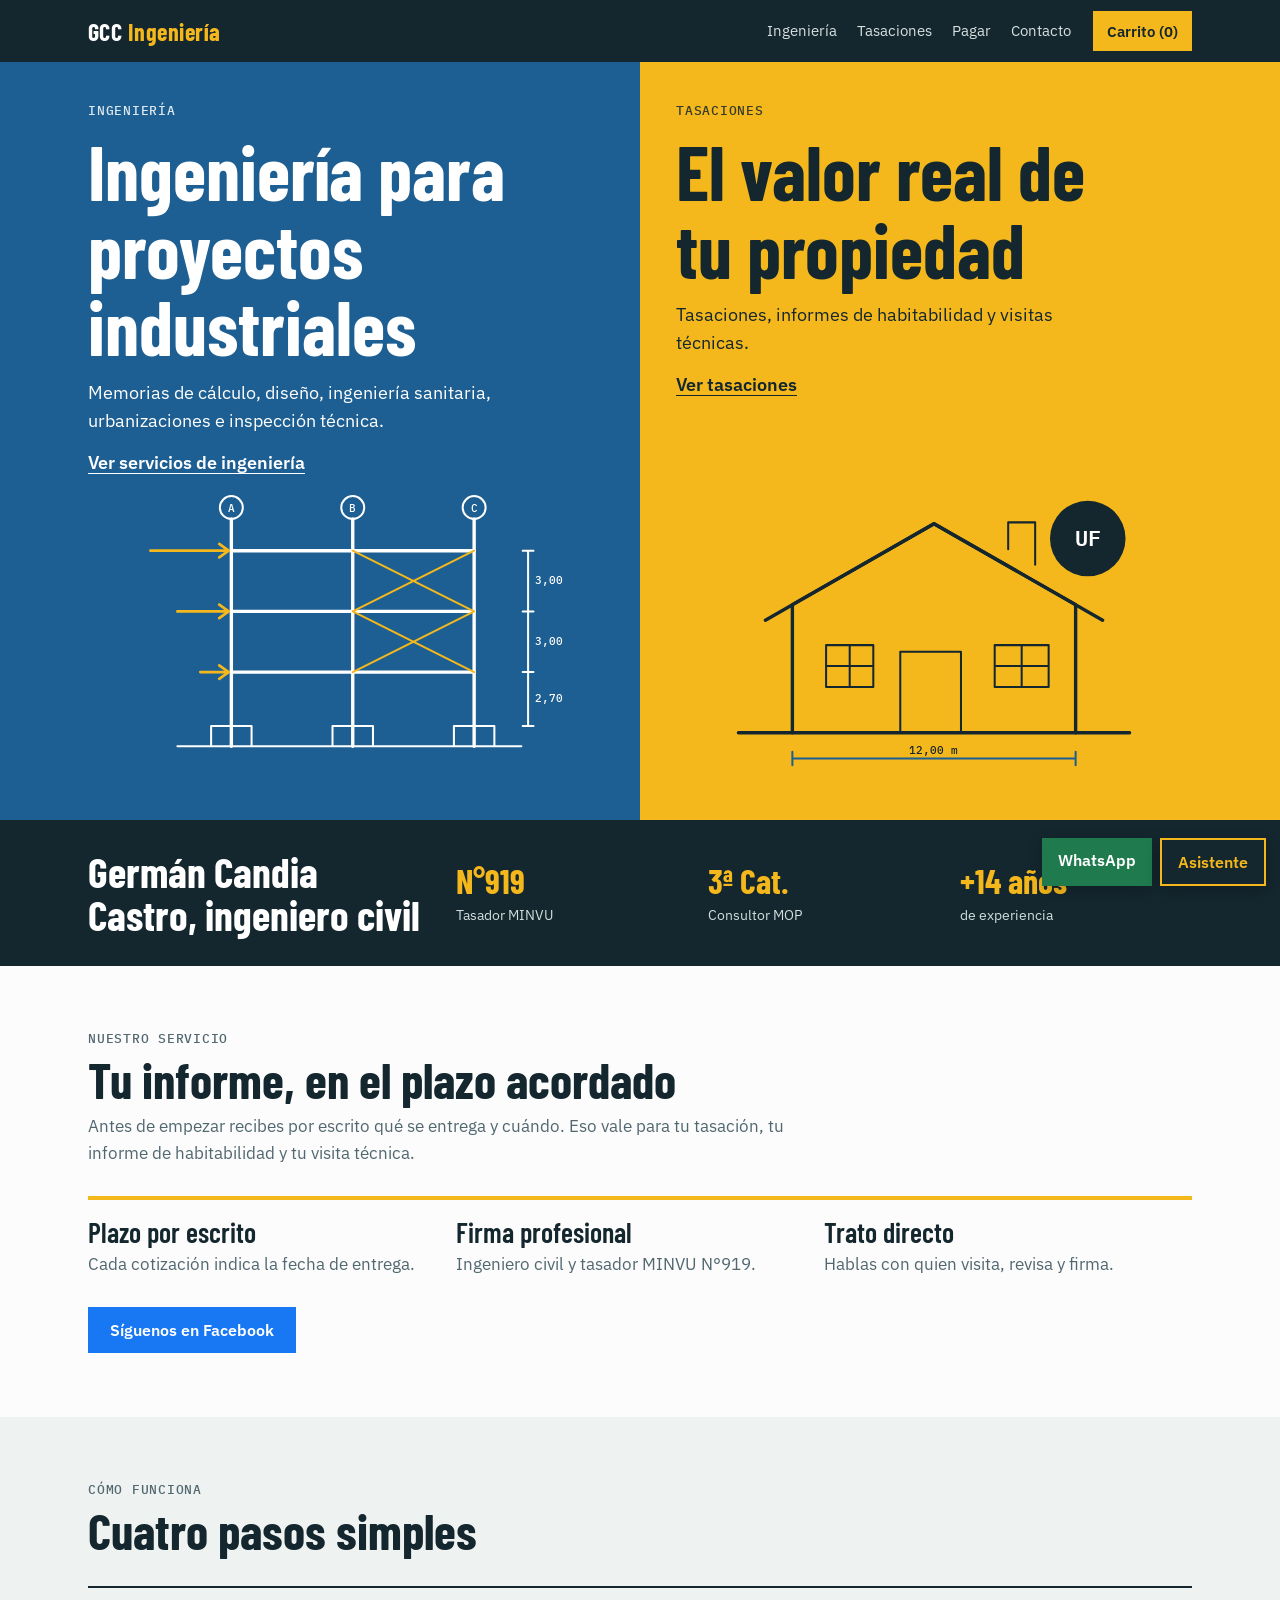
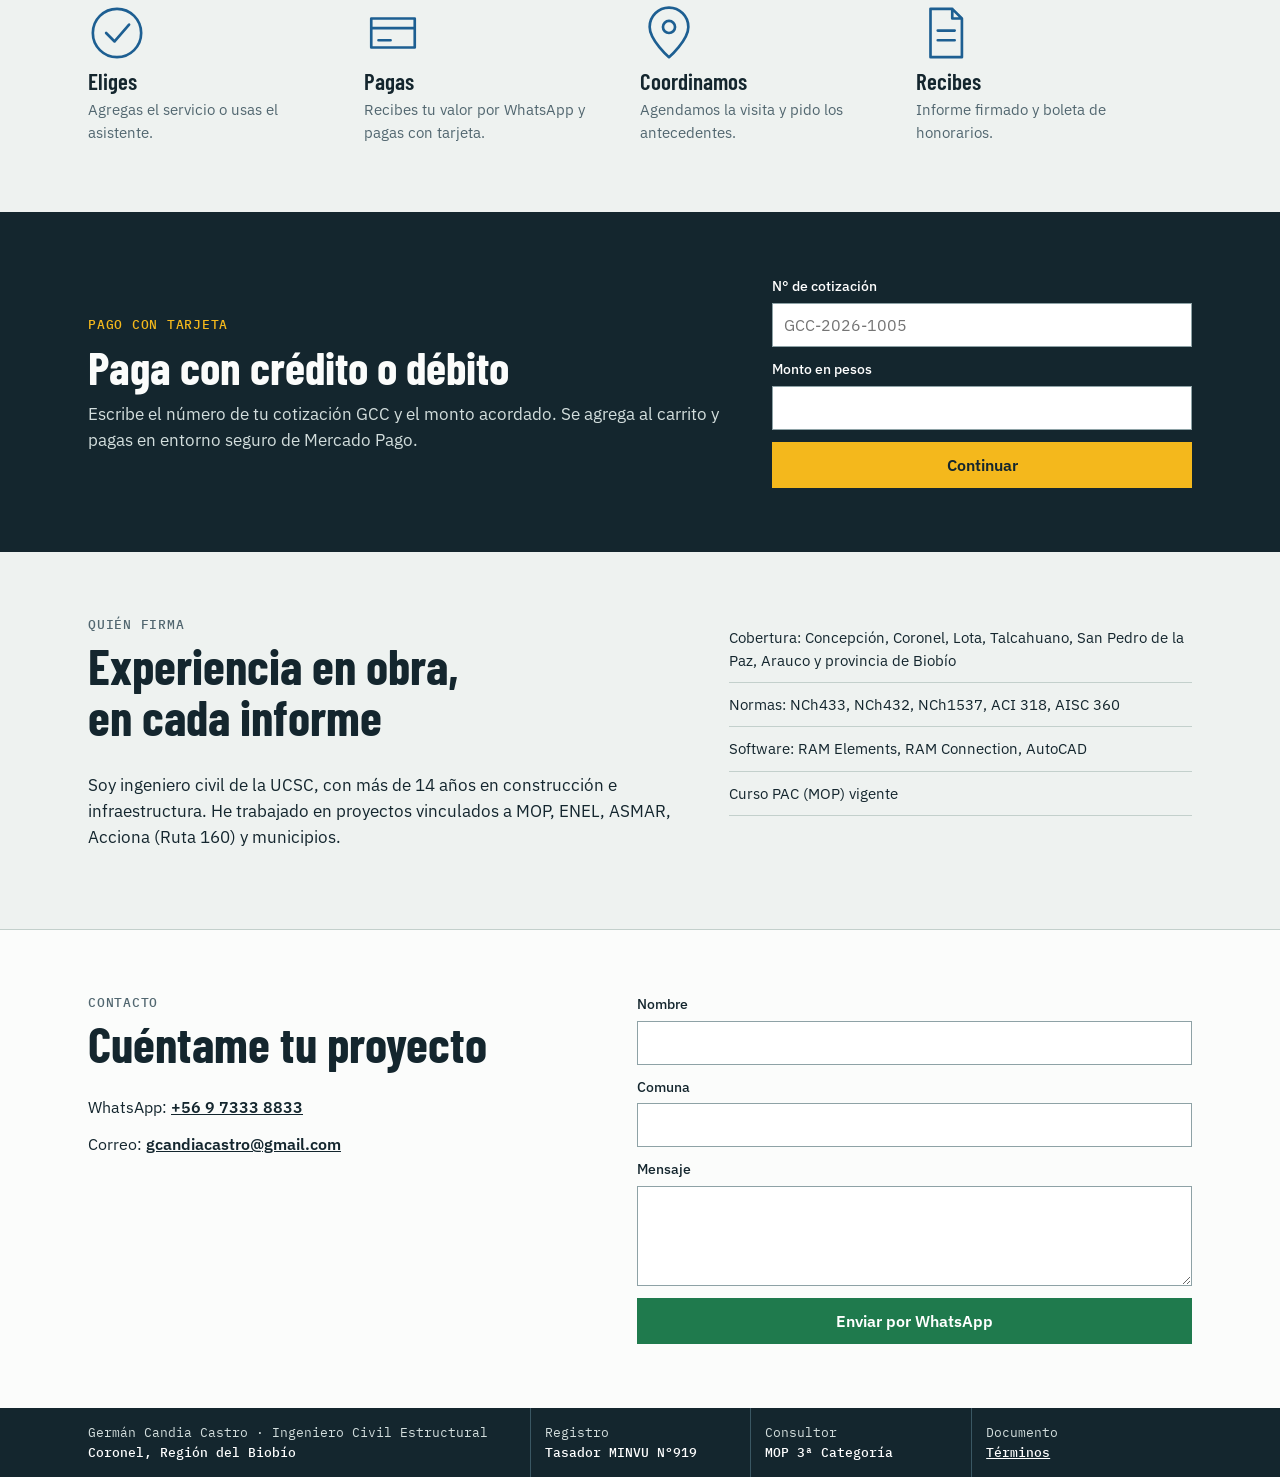
<file: index.html>
<!DOCTYPE html><html lang="es"><head><meta charset="UTF-8"><meta name="viewport" content="width=device-width,initial-scale=1,viewport-fit=cover"><link rel="icon" href="img/favicon.svg" type="image/svg+xml"><link rel="preconnect" href="https://fonts.gstatic.com" crossorigin><link rel="stylesheet" href="https://fonts.googleapis.com/css2?family=Barlow+Condensed:wght@600;700&family=IBM+Plex+Mono:wght@400;500;600&family=IBM+Plex+Sans:wght@400;500;600&display=swap"><link rel="stylesheet" href="estilos.css?v=6"><title>GCC Ingeniería | Cálculo estructural y tasaciones en el Biobío</title><meta name="description" content="Ingeniería para proyectos industriales, tasaciones e informes de habitabilidad en el Biobío. Ingeniero civil y tasador MINVU N°919."><meta property="og:title" content="GCC Ingeniería | Cálculo estructural y tasaciones en el Biobío"><meta property="og:description" content="Ingeniería para proyectos industriales, tasaciones e informes de habitabilidad en el Biobío. Ingeniero civil y tasador MINVU N°919."><meta property="og:image" content="https://gcandiacastro.github.io/img/og.png"><meta property="og:type" content="website"><meta property="og:locale" content="es_CL"><script type="application/ld+json">{"@context": "https://schema.org", "name": "GCC Ingeniería", "founder": {"@type": "Person", "name": "Germán Candia Castro"}, "telephone": "+56973338833", "email": "gcandiacastro@gmail.com", "url": "https://gcandiacastro.github.io/", "areaServed": ["Concepción", "Coronel", "Lota", "Talcahuano", "San Pedro de la Paz", "Arauco", "Provincia de Biobío"], "address": {"@type": "PostalAddress", "addressLocality": "Coronel", "addressRegion": "Biobío", "addressCountry": "CL"}, "@type": "ProfessionalService"}</script></head><body data-hoja=""><header class="barra"><div class="envase"><a class="marca" href="index.html">GCC <b>Ingeniería</b></a><nav aria-label="Principal"><a href="ingenieria.html">Ingeniería</a><a href="tasaciones.html">Tasaciones</a><a href="index.html#pagar">Pagar</a><a href="index.html#contacto">Contacto</a></nav><button class="carro-btn" id="abrir" type="button">Carrito (<span id="n">0</span>)</button></div></header><main><div class="puertas"><a class="puerta a" href="ingenieria.html"><span class="rot">Ingeniería</span><h2>Ingeniería para proyectos industriales</h2><p>Memorias de cálculo, diseño, ingeniería sanitaria, urbanizaciones e inspección técnica.</p><span class="ir">Ver servicios de ingeniería</span><svg class="dib" viewBox="0 0 640 430" role="img" aria-label="Pórtico de tres pisos con cargas sísmicas y cotas" style="stroke-width:3"><g fill="none"><circle cx="150" cy="26" r="17"/><circle cx="330" cy="26" r="17"/><circle cx="510" cy="26" r="17"/><path d="M150 43v337M330 43v337M510 43v337" stroke-width="5"/><path d="M150 90h360M150 180h360M150 270h360" stroke-width="5"/><path class="ac" d="M330 90l180 90M510 90l-180 90M330 180l180 90M510 180l-180 90"/><path d="M120 350h60v30h-60zM300 350h60v30h-60zM480 350h60v30h-60zM70 380h510" /><path class="ac" stroke-width="4" d="M30 90h116M132 80l14 10-14 10M70 180h76M132 170l14 10-14 10M104 270h42M132 260l14 10-14 10"/><path d="M590 90v260M582 90h16M582 180h16M582 270h16M582 350h16"/></g><g style="stroke:none;fill:currentColor;font:500 17px var(--mono)"><text x="150" y="32" text-anchor="middle">A</text><text x="330" y="32" text-anchor="middle">B</text><text x="510" y="32" text-anchor="middle">C</text><text x="600" y="140">3,00</text><text x="600" y="230">3,00</text><text x="600" y="315">2,70</text></g></svg></a><a class="puerta b" href="tasaciones.html"><span class="rot">Tasaciones</span><h2>El valor real de tu propiedad</h2><p>Tasaciones, informes de habitabilidad y visitas técnicas.</p><span class="ir">Ver tasaciones</span><svg class="dib" viewBox="0 0 640 430" role="img" aria-label="Elevación de vivienda con cotas y valor en UF" style="stroke-width:3"><g fill="none"><path d="M110 360V170L320 50l210 120v190" stroke-width="5"/><path d="M70 193L320 50l250 143" stroke-width="5"/><path d="M270 360V240h90v120M160 230h70v62h-70zM410 230h80v62h-80zM195 230v62M450 230v62M160 261h70M410 261h80"/><path d="M30 360h580" stroke-width="5"/><path class="ac" d="M110 398h420M110 388v20M530 388v20"/><path d="M430 88V48h40v63"/></g><circle cx="548" cy="72" r="56" style="fill:var(--tinta);stroke:none"/><g style="stroke:none;font:600 32px var(--mono)"><text x="548" y="83" text-anchor="middle" style="fill:#fff">UF</text></g><text x="320" y="392" text-anchor="middle" style="stroke:none;fill:currentColor;font:500 17px var(--mono)">12,00 m</text></svg></a></div>
<div class="pres"><div class="envase"><h1>Germán Candia Castro, ingeniero civil</h1><div class="dato"><b>N°919</b><span>Tasador MINVU</span></div><div class="dato"><b>3ª Cat.</b><span>Consultor MOP</span></div><div class="dato"><b>+14 años</b><span>de experiencia</span></div></div></div>
<section class="servicio" id="servicio"><div class="envase"><div class="tit"><span class="rot">Nuestro servicio</span><h2>Tu informe, en el plazo acordado</h2><p>Antes de empezar recibes por escrito qué se entrega y cuándo. Eso vale para tu tasación, tu informe de habitabilidad y tu visita técnica.</p></div><div class="promesas"><div><h3>Plazo por escrito</h3><p>Cada cotización indica la fecha de entrega.</p></div><div><h3>Firma profesional</h3><p>Ingeniero civil y tasador MINVU N°919.</p></div><div><h3>Trato directo</h3><p>Hablas con quien visita, revisa y firma.</p></div></div><a class="btn fb" id="fb" hidden target="_blank" rel="noopener">Síguenos en Facebook</a></div></section><section><div class="envase"><div class="tit"><span class="rot">Cómo funciona</span><h2>Cuatro pasos simples</h2></div><div class="pasos"><div><svg viewBox="0 0 48 48" aria-hidden="true"><circle cx="24" cy="24" r="20"/><path d="M15 24l7 7 12-14"/></svg><h3>Eliges</h3><p>Agregas el servicio o usas el asistente.</p></div><div><svg viewBox="0 0 48 48" aria-hidden="true"><path d="M6 12h36v24H6zM6 20h36M12 30h10"/></svg><h3>Pagas</h3><p>Recibes tu valor por WhatsApp y pagas con tarjeta.</p></div><div><svg viewBox="0 0 48 48" aria-hidden="true"><path d="M24 44S8 30 8 19a16 16 0 0132 0c0 11-16 25-16 25z"/><circle cx="24" cy="19" r="5"/></svg><h3>Coordinamos</h3><p>Agendamos la visita y pido los antecedentes.</p></div><div><svg viewBox="0 0 48 48" aria-hidden="true"><path d="M12 4h18l8 8v32H12zM30 4v8h8M18 22h14M18 30h14"/></svg><h3>Recibes</h3><p>Informe firmado y boleta de honorarios.</p></div></div></div></section>
<section class="pagar" id="pagar"><div class="envase"><div><span class="rot">Pago con tarjeta</span><h2>Paga con crédito o débito</h2><p>Escribe el número de tu cotización GCC y el monto acordado. Se agrega al carrito y pagas en entorno seguro de Mercado Pago.</p></div><form id="fcot"><label for="cn" style="color:#fff">N° de cotización<input id="cn" required placeholder="GCC-2026-1005" pattern="[A-Za-z0-9\-]{4,24}"></label><label for="cm" style="color:#fff">Monto en pesos<input id="cm" required inputmode="numeric"></label><p class="err" id="cerr" hidden style="color:var(--senal)"></p><button class="btn sen" type="submit">Continuar</button></form></div></section>
<section id="sobre"><div class="envase yo"><div><div class="tit"><span class="rot">Quién firma</span><h2>Experiencia en obra, en cada informe</h2></div><p>Soy ingeniero civil de la UCSC, con más de 14 años en construcción e infraestructura. He trabajado en proyectos vinculados a MOP, ENEL, ASMAR, Acciona (Ruta 160) y municipios.</p></div><ul class="cred"><li>Cobertura: Concepción, Coronel, Lota, Talcahuano, San Pedro de la Paz, Arauco y provincia de Biobío</li><li>Normas: NCh433, NCh432, NCh1537, ACI 318, AISC 360</li><li>Software: RAM Elements, RAM Connection, AutoCAD</li><li>Curso PAC (MOP) vigente</li></ul></div></section>
<section class="contacto" id="contacto"><div class="envase"><div class="tit" style="margin:0"><span class="rot">Contacto</span><h2>Cuéntame tu proyecto</h2><div class="datos"><div>WhatsApp: <a href="https://wa.me/56973338833">+56 9 7333 8833</a></div><div>Correo: <a href="mailto:gcandiacastro@gmail.com">gcandiacastro@gmail.com</a></div></div></div><form id="fcon"><label for="cnom">Nombre<input id="cnom" required autocomplete="name"></label><label for="ccom">Comuna<input id="ccom" required></label><label for="cmsg">Mensaje<textarea id="cmsg" rows="4" required></textarea></label><button class="btn wa" type="submit">Enviar por WhatsApp</button></form></div></section></main><footer class="cajetin"><div class="envase"><div>Germán Candia Castro · Ingeniero Civil Estructural<b>Coronel, Región del Biobío</b></div><div>Registro<b>Tasador MINVU N°919</b></div><div>Consultor<b>MOP 3ª Categoría</b></div><div>Documento<b><a href="terminos.html">Términos</a></b></div></div></footer><script src="config.js?v=6"></script><script src="catalogo.js?v=6"></script><script src="dibujos.js?v=6"></script><script src="tienda.js?v=6"></script><script src="bot.js?v=6"></script></body></html>
</file>
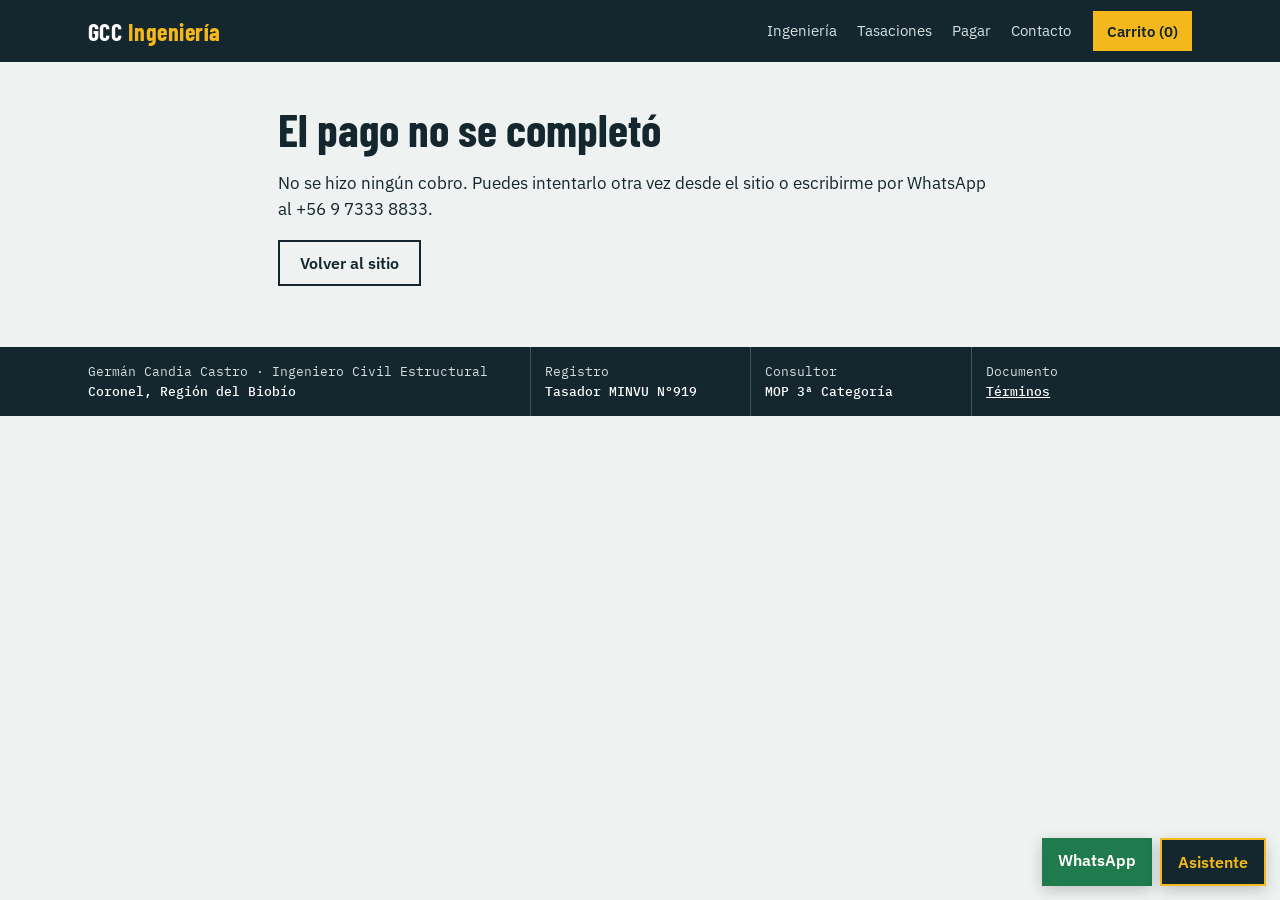
<file: gracias.html>
<!DOCTYPE html><html lang="es"><head><meta charset="UTF-8"><meta name="viewport" content="width=device-width,initial-scale=1,viewport-fit=cover"><link rel="icon" href="img/favicon.svg" type="image/svg+xml"><link rel="preconnect" href="https://fonts.gstatic.com" crossorigin><link rel="stylesheet" href="https://fonts.googleapis.com/css2?family=Barlow+Condensed:wght@600;700&family=IBM+Plex+Mono:wght@400;500;600&family=IBM+Plex+Sans:wght@400;500;600&display=swap"><link rel="stylesheet" href="estilos.css?v=6"><title>Estado del pago | GCC Ingeniería</title><meta name="robots" content="noindex"></head><body><header class="barra"><div class="envase"><a class="marca" href="index.html">GCC <b>Ingeniería</b></a><nav aria-label="Principal"><a href="ingenieria.html">Ingeniería</a><a href="tasaciones.html">Tasaciones</a><a href="index.html#pagar">Pagar</a><a href="index.html#contacto">Contacto</a></nav><button class="carro-btn" id="abrir" type="button">Carrito (<span id="n">0</span>)</button></div></header>
<main class="envase doc"><h1 id="t">Revisando tu pago</h1><p id="m"></p><p><a class="btn sec" href="index.html">Volver al sitio</a></p></main><footer class="cajetin"><div class="envase"><div>Germán Candia Castro · Ingeniero Civil Estructural<b>Coronel, Región del Biobío</b></div><div>Registro<b>Tasador MINVU N°919</b></div><div>Consultor<b>MOP 3ª Categoría</b></div><div>Documento<b><a href="terminos.html">Términos</a></b></div></div></footer>
<script>const q=new URLSearchParams(location.search),s=q.get("status")||q.get("collection_status"),r=q.get("external_reference");const t=document.getElementById("t"),m=document.getElementById("m");
if(s==="approved"){t.textContent="Pago recibido";m.textContent="Gracias. Te contactaré para coordinar."+(r?" Tu referencia es "+r+".":"");try{localStorage.removeItem("gcc_solicitud")}catch(e){}}
else if(s==="pending"||s==="in_process"){t.textContent="Pago en revisión";m.textContent="Mercado Pago te avisará por correo cuando se confirme."}
else{t.textContent="El pago no se completó";m.textContent="No se hizo ningún cobro. Puedes intentarlo otra vez desde el sitio o escribirme por WhatsApp al +56 9 7333 8833."}</script><script src="config.js?v=6"></script><script src="catalogo.js?v=6"></script><script src="dibujos.js?v=6"></script><script src="tienda.js?v=6"></script><script src="bot.js?v=6"></script></body></html>
</file>
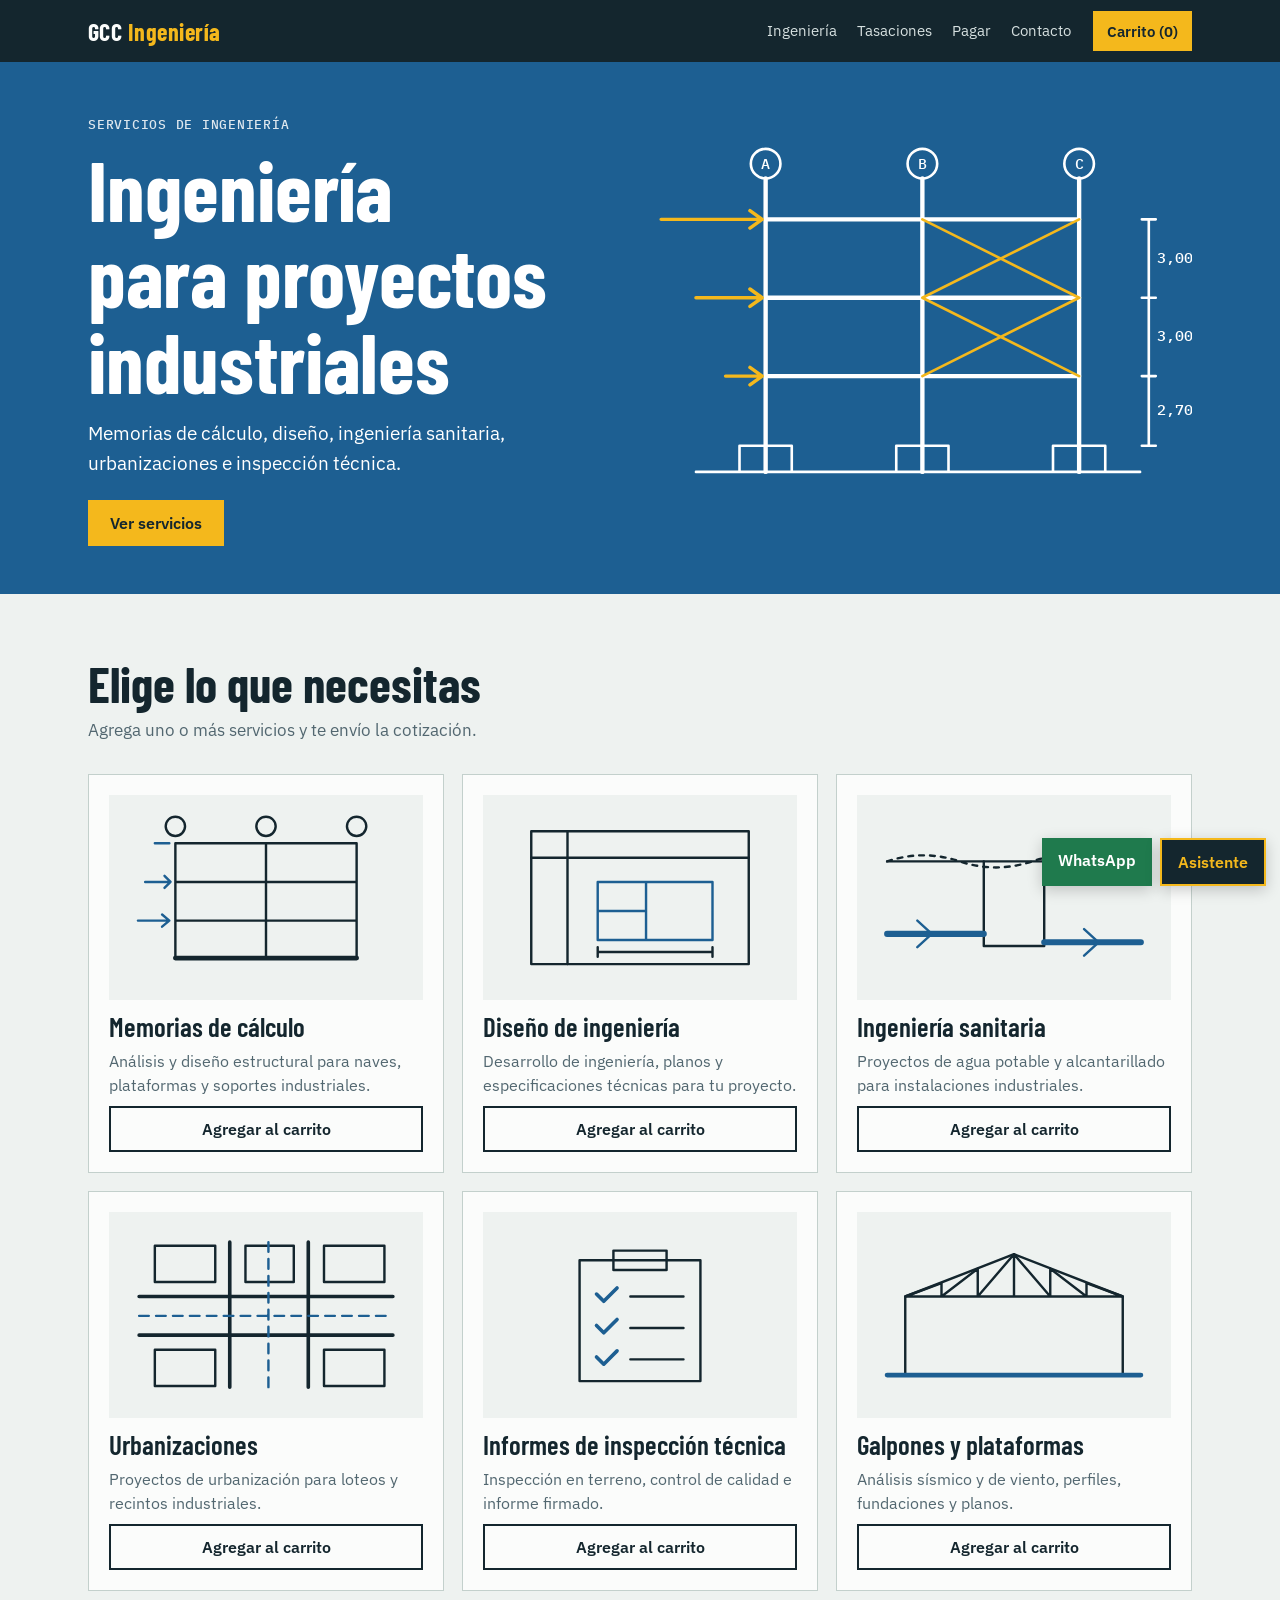
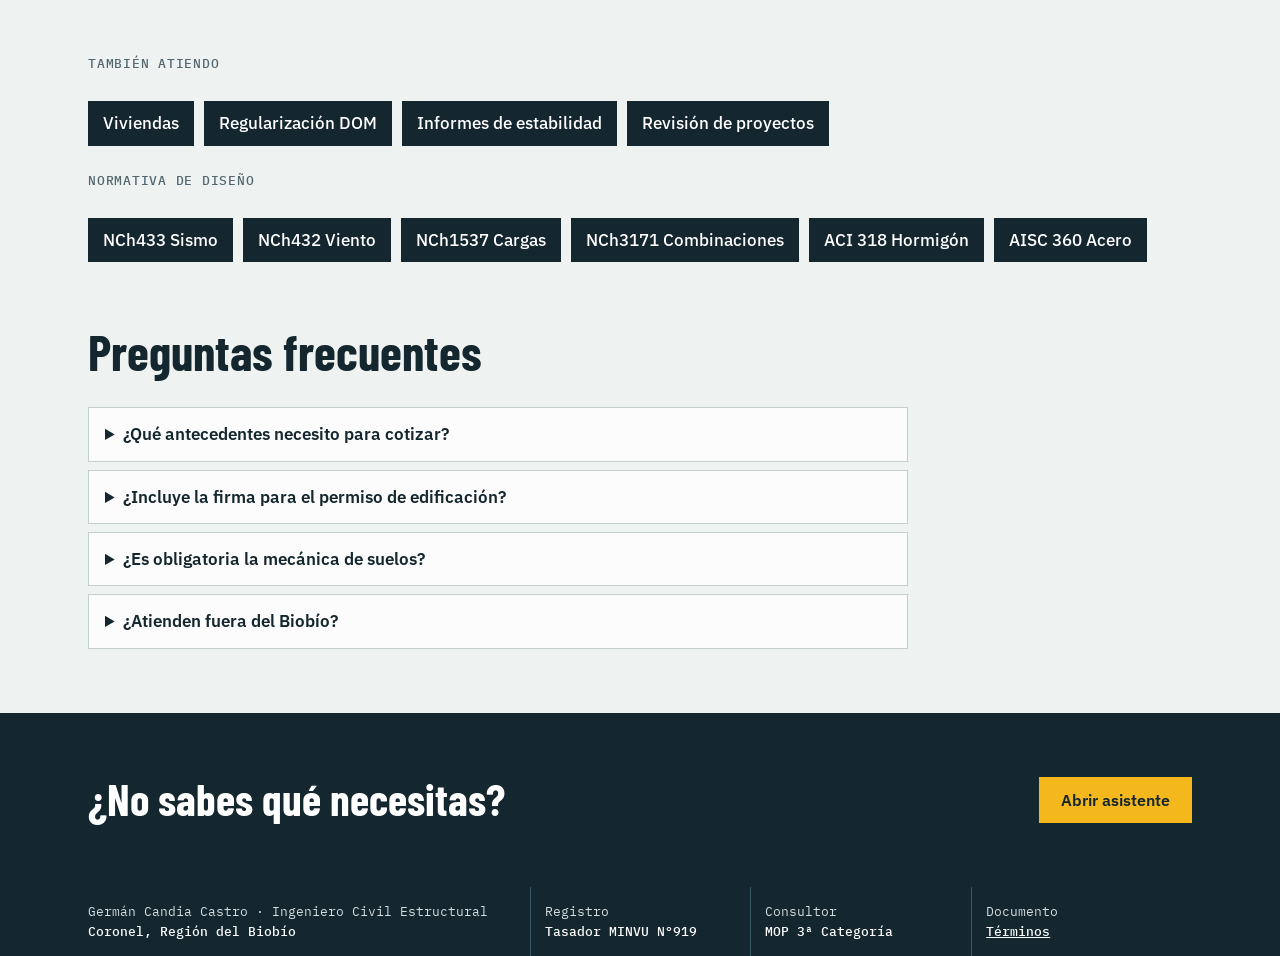
<file: ingenieria.html>
<!DOCTYPE html><html lang="es"><head><meta charset="UTF-8"><meta name="viewport" content="width=device-width,initial-scale=1,viewport-fit=cover"><link rel="icon" href="img/favicon.svg" type="image/svg+xml"><link rel="preconnect" href="https://fonts.gstatic.com" crossorigin><link rel="stylesheet" href="https://fonts.googleapis.com/css2?family=Barlow+Condensed:wght@600;700&family=IBM+Plex+Mono:wght@400;500;600&family=IBM+Plex+Sans:wght@400;500;600&display=swap"><link rel="stylesheet" href="estilos.css?v=6"><title>Servicios de Ingeniería | GCC Ingeniería</title><meta name="description" content="Memorias de cálculo, diseño de ingeniería, ingeniería sanitaria, urbanizaciones e inspección técnica para proyectos industriales."><meta property="og:title" content="Servicios de Ingeniería | GCC Ingeniería"><meta property="og:description" content="Memorias de cálculo, diseño de ingeniería, ingeniería sanitaria, urbanizaciones e inspección técnica para proyectos industriales."><meta property="og:image" content="https://gcandiacastro.github.io/img/og.png"><meta property="og:type" content="website"><meta property="og:locale" content="es_CL"><script type="application/ld+json">{"@context": "https://schema.org", "name": "GCC Ingeniería", "founder": {"@type": "Person", "name": "Germán Candia Castro"}, "telephone": "+56973338833", "email": "gcandiacastro@gmail.com", "url": "https://gcandiacastro.github.io/", "areaServed": ["Concepción", "Coronel", "Lota", "Talcahuano", "San Pedro de la Paz", "Arauco", "Provincia de Biobío"], "address": {"@type": "PostalAddress", "addressLocality": "Coronel", "addressRegion": "Biobío", "addressCountry": "CL"}, "@type": "ProfessionalService", "serviceType": "Ingeniería estructural"}</script></head><body data-hoja="ing"><header class="barra"><div class="envase"><a class="marca" href="index.html">GCC <b>Ingeniería</b></a><nav aria-label="Principal"><a href="ingenieria.html">Ingeniería</a><a href="tasaciones.html">Tasaciones</a><a href="index.html#pagar">Pagar</a><a href="index.html#contacto">Contacto</a></nav><button class="carro-btn" id="abrir" type="button">Carrito (<span id="n">0</span>)</button></div></header><main><div class="portada ing"><div class="envase"><div><span class="rot">Servicios de ingeniería</span><h1>Ingeniería para proyectos industriales</h1><p>Memorias de cálculo, diseño, ingeniería sanitaria, urbanizaciones e inspección técnica.</p><a class="btn sen" href="#cards">Ver servicios</a></div><svg class="dib" viewBox="0 0 640 430" role="img" aria-label="Pórtico de tres pisos con cargas sísmicas y cotas" style="stroke-width:3"><g fill="none"><circle cx="150" cy="26" r="17"/><circle cx="330" cy="26" r="17"/><circle cx="510" cy="26" r="17"/><path d="M150 43v337M330 43v337M510 43v337" stroke-width="5"/><path d="M150 90h360M150 180h360M150 270h360" stroke-width="5"/><path class="ac" d="M330 90l180 90M510 90l-180 90M330 180l180 90M510 180l-180 90"/><path d="M120 350h60v30h-60zM300 350h60v30h-60zM480 350h60v30h-60zM70 380h510" /><path class="ac" stroke-width="4" d="M30 90h116M132 80l14 10-14 10M70 180h76M132 170l14 10-14 10M104 270h42M132 260l14 10-14 10"/><path d="M590 90v260M582 90h16M582 180h16M582 270h16M582 350h16"/></g><g style="stroke:none;fill:currentColor;font:500 17px var(--mono)"><text x="150" y="32" text-anchor="middle">A</text><text x="330" y="32" text-anchor="middle">B</text><text x="510" y="32" text-anchor="middle">C</text><text x="600" y="140">3,00</text><text x="600" y="230">3,00</text><text x="600" y="315">2,70</text></g></svg></div></div>
<section><div class="envase"><div class="tit"><h2>Elige lo que necesitas</h2><p>Agrega uno o más servicios y te envío la cotización.</p></div><div class="tira" id="cards"><article class="serv"><svg class="dib" viewBox="0 0 240 150" aria-hidden="true"><path d="M45 125V30h150v95M45 62h150M45 94h150M120 30v95"/><path d="M45 125h150" stroke-width="4"/><path class="ac" d="M20 62h20M14 94h26M28 30h12M36 57l5 5-5 5M34 89l6 5-6 5"/><circle cx="45" cy="16" r="8"/><circle cx="120" cy="16" r="8"/><circle cx="195" cy="16" r="8"/></svg><h3>Memorias de cálculo</h3><p>Análisis y diseño estructural para naves, plataformas y soportes industriales.</p><button class="btn sec" type="button" data-add="calculo">Agregar al carrito</button></article><article class="serv"><svg class="dib" viewBox="0 0 240 150" aria-hidden="true"><path d="M30 20h180v110H30z"/><path d="M30 42h180M60 20v110"/><path class="ac" d="M85 62h95v48H85zM85 86h40M125 62v48"/><path d="M85 120h95M85 116v8M180 116v8"/></svg><h3>Diseño de ingeniería</h3><p>Desarrollo de ingeniería, planos y especificaciones técnicas para tu proyecto.</p><button class="btn sec" type="button" data-add="diseno">Agregar al carrito</button></article><article class="serv"><svg class="dib" viewBox="0 0 240 150" aria-hidden="true"><path d="M15 45h210"/><path d="M15 45q30-10 60 0t60 0 60 0 30-4" stroke-dasharray="4 5"/><path d="M95 45v70h50V45"/><path class="ac" stroke-width="5" d="M15 105h80M145 112h80"/><path class="ac" d="M40 94l12 11-12 11M178 101l12 11-12 11"/></svg><h3>Ingeniería sanitaria</h3><p>Proyectos de agua potable y alcantarillado para instalaciones industriales.</p><button class="btn sec" type="button" data-add="sanitaria">Agregar al carrito</button></article><article class="serv"><svg class="dib" viewBox="0 0 240 150" aria-hidden="true"><path d="M15 60h210M15 92h210M90 15v120M155 15v120" stroke-width="3"/><path d="M28 18h50v30H28zM103 18h40v30h-40zM168 18h50v30h-50zM28 104h50v30H28zM168 104h50v30h-50z"/><path class="ac" stroke-dasharray="8 6" d="M15 76h210M122 15v120"/></svg><h3>Urbanizaciones</h3><p>Proyectos de urbanización para loteos y recintos industriales.</p><button class="btn sec" type="button" data-add="urbanizacion">Agregar al carrito</button></article><article class="serv"><svg class="dib" viewBox="0 0 240 150" aria-hidden="true"><path d="M70 30h100v100H70z"/><path d="M98 22h44v16H98z"/><path class="ac" stroke-width="3" d="M84 58l6 6 11-11M84 84l6 6 11-11M84 110l6 6 11-11"/><path d="M112 60h44M112 86h44M112 112h44"/></svg><h3>Informes de inspección técnica</h3><p>Inspección en terreno, control de calidad e informe firmado.</p><button class="btn sec" type="button" data-add="inspeccion">Agregar al carrito</button></article><article class="serv"><svg class="dib" viewBox="0 0 240 150" aria-hidden="true"><path d="M30 125V60l90-35 90 35v65"/><path d="M30 60h180M60 49v11M90 37v23M120 25v35M150 37v23M180 49v11M30 60l30-11M60 60l30-23M90 60l30-35M150 60l-30-35M180 60l-30-23M210 60l-30-11"/><path class="ac" d="M15 125h210" stroke-width="4"/></svg><h3>Galpones y plataformas</h3><p>Análisis sísmico y de viento, perfiles, fundaciones y planos.</p><button class="btn sec" type="button" data-add="galpon">Agregar al carrito</button></article></div></div></section>
<section style="padding-top:0"><div class="envase"><div class="tit"><span class="rot">También atiendo</span></div><div class="usos" style="margin-bottom:26px"><span>Viviendas</span><span>Regularización DOM</span><span>Informes de estabilidad</span><span>Revisión de proyectos</span></div><div class="tit"><span class="rot">Normativa de diseño</span></div><div class="usos"><span>NCh433 Sismo</span><span>NCh432 Viento</span><span>NCh1537 Cargas</span><span>NCh3171 Combinaciones</span><span>ACI 318 Hormigón</span><span>AISC 360 Acero</span></div></div></section><section id="faq" style="padding-top:0"><div class="envase"><div class="tit"><h2>Preguntas frecuentes</h2></div><div class="faq"><details><summary>¿Qué antecedentes necesito para cotizar?</summary><p>Planos de arquitectura, la dirección o rol del predio y el informe de mecánica de suelos si existe.</p></details><details><summary>¿Incluye la firma para el permiso de edificación?</summary><p>Sí, cuando el encargo lo requiere. La cotización indica el patrocinio y la atención de observaciones de la DOM.</p></details><details><summary>¿Es obligatoria la mecánica de suelos?</summary><p>Depende del proyecto. Si no existe, se adoptan parámetros conservadores y se deja constancia en la memoria.</p></details><details><summary>¿Atienden fuera del Biobío?</summary><p>Sí, se coordina por encargo. El cálculo puede avanzar en forma remota y las visitas se cotizan aparte.</p></details></div></div></section><section class="banda"><div class="envase"><h2>¿No sabes qué necesitas?</h2><button class="btn sen" id="abrirBot" type="button">Abrir asistente</button></div></section></main><footer class="cajetin"><div class="envase"><div>Germán Candia Castro · Ingeniero Civil Estructural<b>Coronel, Región del Biobío</b></div><div>Registro<b>Tasador MINVU N°919</b></div><div>Consultor<b>MOP 3ª Categoría</b></div><div>Documento<b><a href="terminos.html">Términos</a></b></div></div></footer><script src="config.js?v=6"></script><script src="catalogo.js?v=6"></script><script src="dibujos.js?v=6"></script><script src="tienda.js?v=6"></script><script src="bot.js?v=6"></script></body></html>
</file>
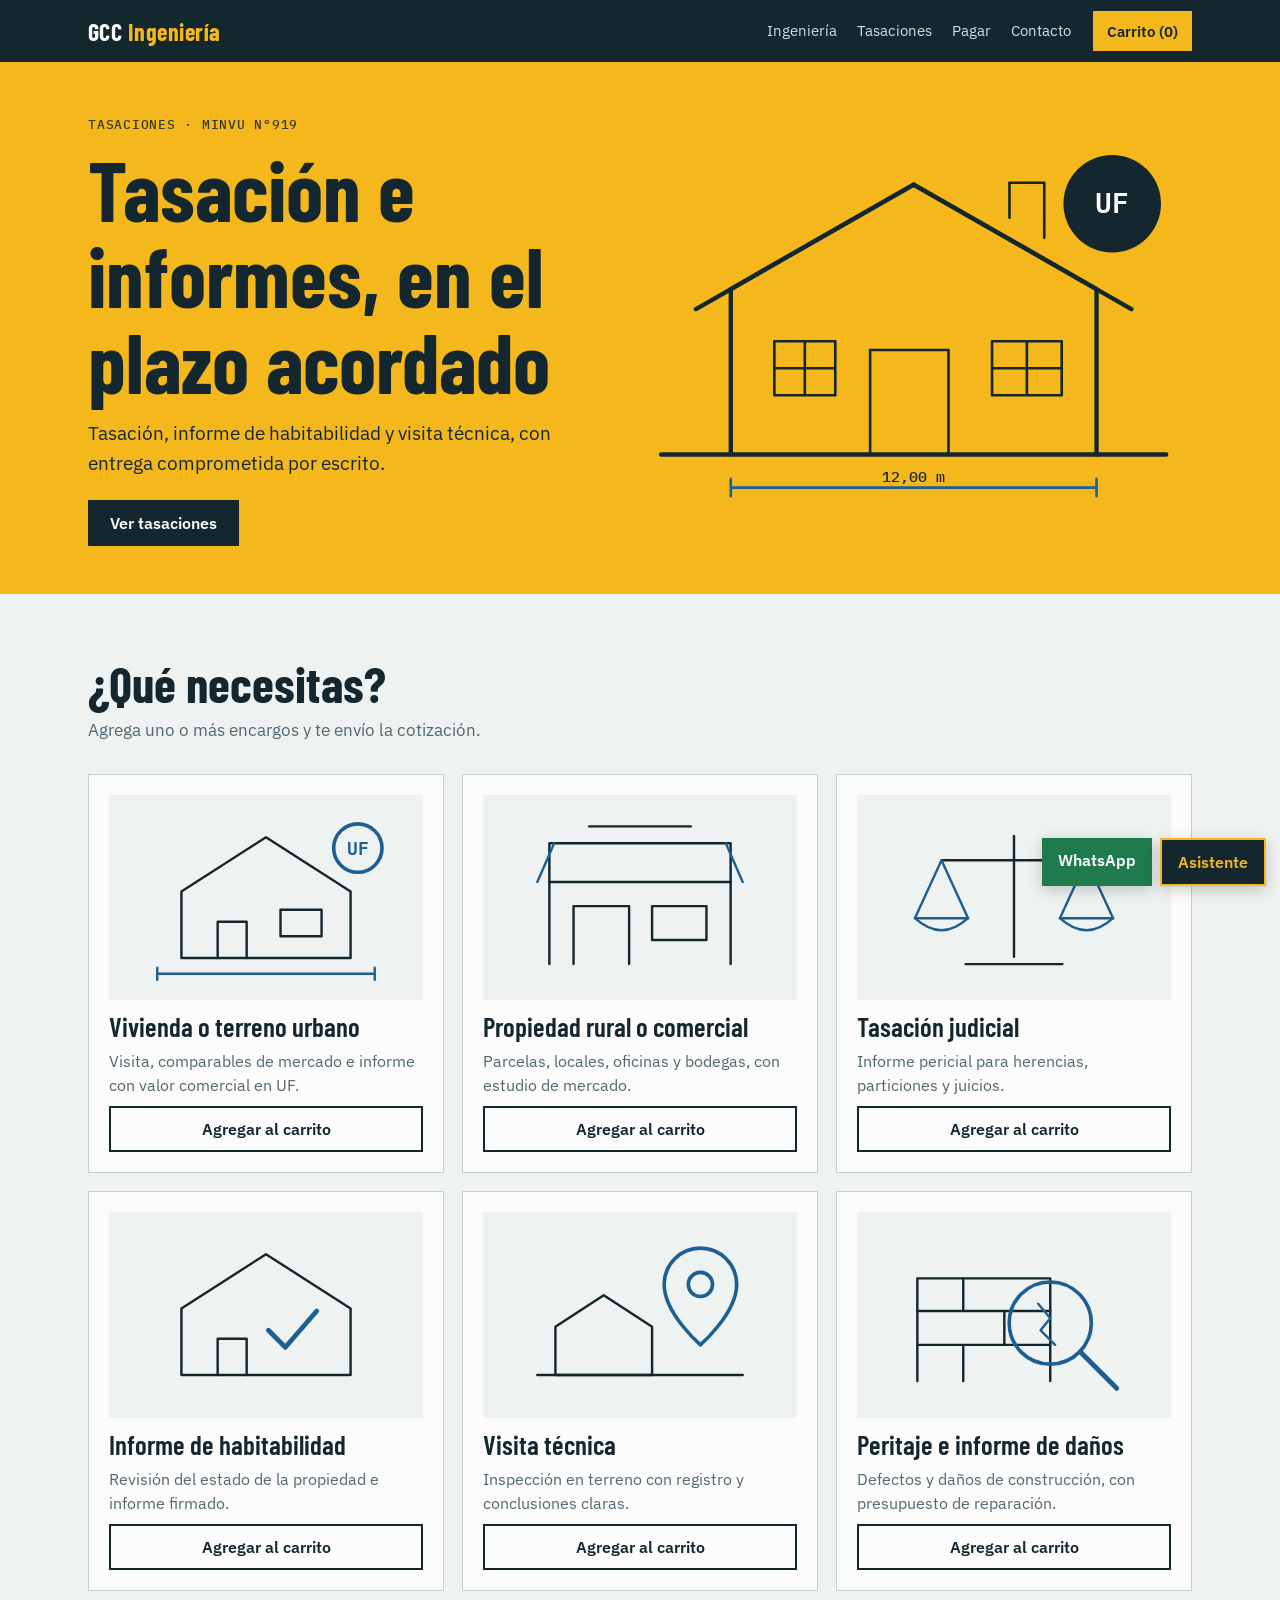
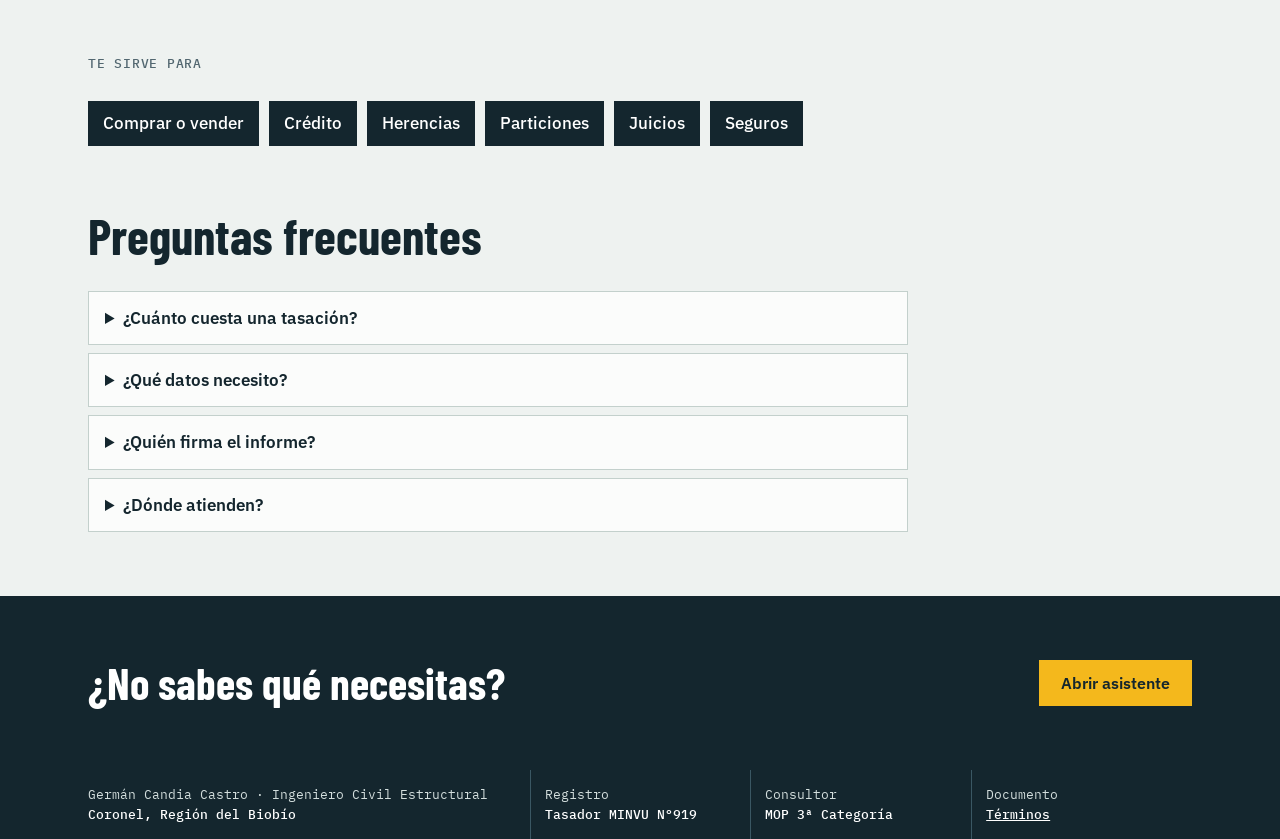
<file: tasaciones.html>
<!DOCTYPE html><html lang="es"><head><meta charset="UTF-8"><meta name="viewport" content="width=device-width,initial-scale=1,viewport-fit=cover"><link rel="icon" href="img/favicon.svg" type="image/svg+xml"><link rel="preconnect" href="https://fonts.gstatic.com" crossorigin><link rel="stylesheet" href="https://fonts.googleapis.com/css2?family=Barlow+Condensed:wght@600;700&family=IBM+Plex+Mono:wght@400;500;600&family=IBM+Plex+Sans:wght@400;500;600&display=swap"><link rel="stylesheet" href="estilos.css?v=6"><title>Tasaciones | GCC Ingeniería</title><meta name="description" content="Tasaciones, informes de habitabilidad y visitas técnicas en el Biobío, por tasador MINVU N°919."><meta property="og:title" content="Tasaciones | GCC Ingeniería"><meta property="og:description" content="Tasaciones, informes de habitabilidad y visitas técnicas en el Biobío, por tasador MINVU N°919."><meta property="og:image" content="https://gcandiacastro.github.io/img/og.png"><meta property="og:type" content="website"><meta property="og:locale" content="es_CL"><script type="application/ld+json">{"@context": "https://schema.org", "name": "GCC Ingeniería", "founder": {"@type": "Person", "name": "Germán Candia Castro"}, "telephone": "+56973338833", "email": "gcandiacastro@gmail.com", "url": "https://gcandiacastro.github.io/", "areaServed": ["Concepción", "Coronel", "Lota", "Talcahuano", "San Pedro de la Paz", "Arauco", "Provincia de Biobío"], "address": {"@type": "PostalAddress", "addressLocality": "Coronel", "addressRegion": "Biobío", "addressCountry": "CL"}, "@type": "ProfessionalService", "serviceType": "Tasación de bienes raíces"}</script></head><body data-hoja="tas"><header class="barra"><div class="envase"><a class="marca" href="index.html">GCC <b>Ingeniería</b></a><nav aria-label="Principal"><a href="ingenieria.html">Ingeniería</a><a href="tasaciones.html">Tasaciones</a><a href="index.html#pagar">Pagar</a><a href="index.html#contacto">Contacto</a></nav><button class="carro-btn" id="abrir" type="button">Carrito (<span id="n">0</span>)</button></div></header><main><div class="portada tas"><div class="envase"><div><span class="rot">Tasaciones · MINVU N°919</span><h1>Tasación e informes, en el plazo acordado</h1><p>Tasación, informe de habitabilidad y visita técnica, con entrega comprometida por escrito.</p><a class="btn" href="#cards">Ver tasaciones</a></div><svg class="dib" viewBox="0 0 640 430" role="img" aria-label="Elevación de vivienda con cotas y valor en UF" style="stroke-width:3"><g fill="none"><path d="M110 360V170L320 50l210 120v190" stroke-width="5"/><path d="M70 193L320 50l250 143" stroke-width="5"/><path d="M270 360V240h90v120M160 230h70v62h-70zM410 230h80v62h-80zM195 230v62M450 230v62M160 261h70M410 261h80"/><path d="M30 360h580" stroke-width="5"/><path class="ac" d="M110 398h420M110 388v20M530 388v20"/><path d="M430 88V48h40v63"/></g><circle cx="548" cy="72" r="56" style="fill:var(--tinta);stroke:none"/><g style="stroke:none;font:600 32px var(--mono)"><text x="548" y="83" text-anchor="middle" style="fill:#fff">UF</text></g><text x="320" y="392" text-anchor="middle" style="stroke:none;fill:currentColor;font:500 17px var(--mono)">12,00 m</text></svg></div></div>
<section><div class="envase"><div class="tit"><h2>¿Qué necesitas?</h2><p>Agrega uno o más encargos y te envío la cotización.</p></div><div class="tira" id="cards"><article class="serv"><svg class="dib" viewBox="0 0 240 150" aria-hidden="true"><path d="M50 125V70l70-45 70 45v55z"/><path d="M80 125V95h24v30M132 85h34v22h-34z"/><path class="ac" d="M30 138h180M30 133v10M210 133v10"/><circle class="ac" cx="196" cy="34" r="20" stroke-width="3"/><text class="tx" x="196" y="40" text-anchor="middle">UF</text></svg><h3>Vivienda o terreno urbano</h3><p>Visita, comparables de mercado e informe con valor comercial en UF.</p><button class="btn sec" type="button" data-add="tas-vivienda">Agregar al carrito</button></article><article class="serv"><svg class="dib" viewBox="0 0 240 150" aria-hidden="true"><path d="M45 130V30h150v100"/><path d="M45 62h150"/><path class="ac" d="M35 62l14-32M205 62l-14-32"/><path d="M65 130V82h46v48M130 82h45v28h-45z"/><path d="M78 16h84"/></svg><h3>Propiedad rural o comercial</h3><p>Parcelas, locales, oficinas y bodegas, con estudio de mercado.</p><button class="btn sec" type="button" data-add="tas-rural">Agregar al carrito</button></article><article class="serv"><svg class="dib" viewBox="0 0 240 150" aria-hidden="true"><path d="M120 24v100M80 130h80M60 44h120"/><path class="ac" d="M60 44L38 92h44zM180 44l-22 48h44z"/><path class="ac" d="M38 92q22 20 44 0M158 92q22 20 44 0"/></svg><h3>Tasación judicial</h3><p>Informe pericial para herencias, particiones y juicios.</p><button class="btn sec" type="button" data-add="tas-judicial">Agregar al carrito</button></article><article class="serv"><svg class="dib" viewBox="0 0 240 150" aria-hidden="true"><path d="M50 125V70l70-45 70 45v55z"/><path d="M80 125V95h24v30"/><path class="ac" stroke-width="4" d="M122 88l14 14 26-30"/></svg><h3>Informe de habitabilidad</h3><p>Revisión del estado de la propiedad e informe firmado.</p><button class="btn sec" type="button" data-add="habitabilidad">Agregar al carrito</button></article><article class="serv"><svg class="dib" viewBox="0 0 240 150" aria-hidden="true"><path d="M35 125h170"/><path d="M50 125V85l40-26 40 26v40z"/><path class="ac" stroke-width="3" d="M170 100s-30-26-30-50a30 30 0 0160 0c0 24-30 50-30 50z"/><circle class="ac" cx="170" cy="50" r="10" stroke-width="3"/></svg><h3>Visita técnica</h3><p>Inspección en terreno con registro y conclusiones claras.</p><button class="btn sec" type="button" data-add="visita">Agregar al carrito</button></article><article class="serv"><svg class="dib" viewBox="0 0 240 150" aria-hidden="true"><path d="M40 130V45h110v85"/><path d="M40 72h110M40 100h110M78 45v27M112 72v28M78 100v30"/><circle class="ac" cx="150" cy="82" r="34" stroke-width="3"/><path class="ac" stroke-width="4" d="M175 106l30 30"/><path class="ac" d="M140 66l10 12-8 10 12 12"/></svg><h3>Peritaje e informe de daños</h3><p>Defectos y daños de construcción, con presupuesto de reparación.</p><button class="btn sec" type="button" data-add="tas-peritaje">Agregar al carrito</button></article></div></div></section>
<section style="padding-top:0"><div class="envase"><div class="tit"><span class="rot">Te sirve para</span></div><div class="usos"><span>Comprar o vender</span><span>Crédito</span><span>Herencias</span><span>Particiones</span><span>Juicios</span><span>Seguros</span></div></div></section><section id="faq" style="padding-top:0"><div class="envase"><div class="tit"><h2>Preguntas frecuentes</h2></div><div class="faq"><details><summary>¿Cuánto cuesta una tasación?</summary><p>Depende de la propiedad, el destino del informe y la ubicación. Te envío el valor por WhatsApp antes de empezar.</p></details><details><summary>¿Qué datos necesito?</summary><p>La dirección o el rol de la propiedad y el motivo de la tasación.</p></details><details><summary>¿Quién firma el informe?</summary><p>Germán Candia Castro, ingeniero civil y tasador inscrito en MINVU con el N°919.</p></details><details><summary>¿Dónde atienden?</summary><p>Concepción, Coronel, Lota, Talcahuano, San Pedro de la Paz, Arauco y provincia de Biobío.</p></details></div></div></section><section class="banda"><div class="envase"><h2>¿No sabes qué necesitas?</h2><button class="btn sen" id="abrirBot" type="button">Abrir asistente</button></div></section></main><footer class="cajetin"><div class="envase"><div>Germán Candia Castro · Ingeniero Civil Estructural<b>Coronel, Región del Biobío</b></div><div>Registro<b>Tasador MINVU N°919</b></div><div>Consultor<b>MOP 3ª Categoría</b></div><div>Documento<b><a href="terminos.html">Términos</a></b></div></div></footer><script src="config.js?v=6"></script><script src="catalogo.js?v=6"></script><script src="dibujos.js?v=6"></script><script src="tienda.js?v=6"></script><script src="bot.js?v=6"></script></body></html>
</file>
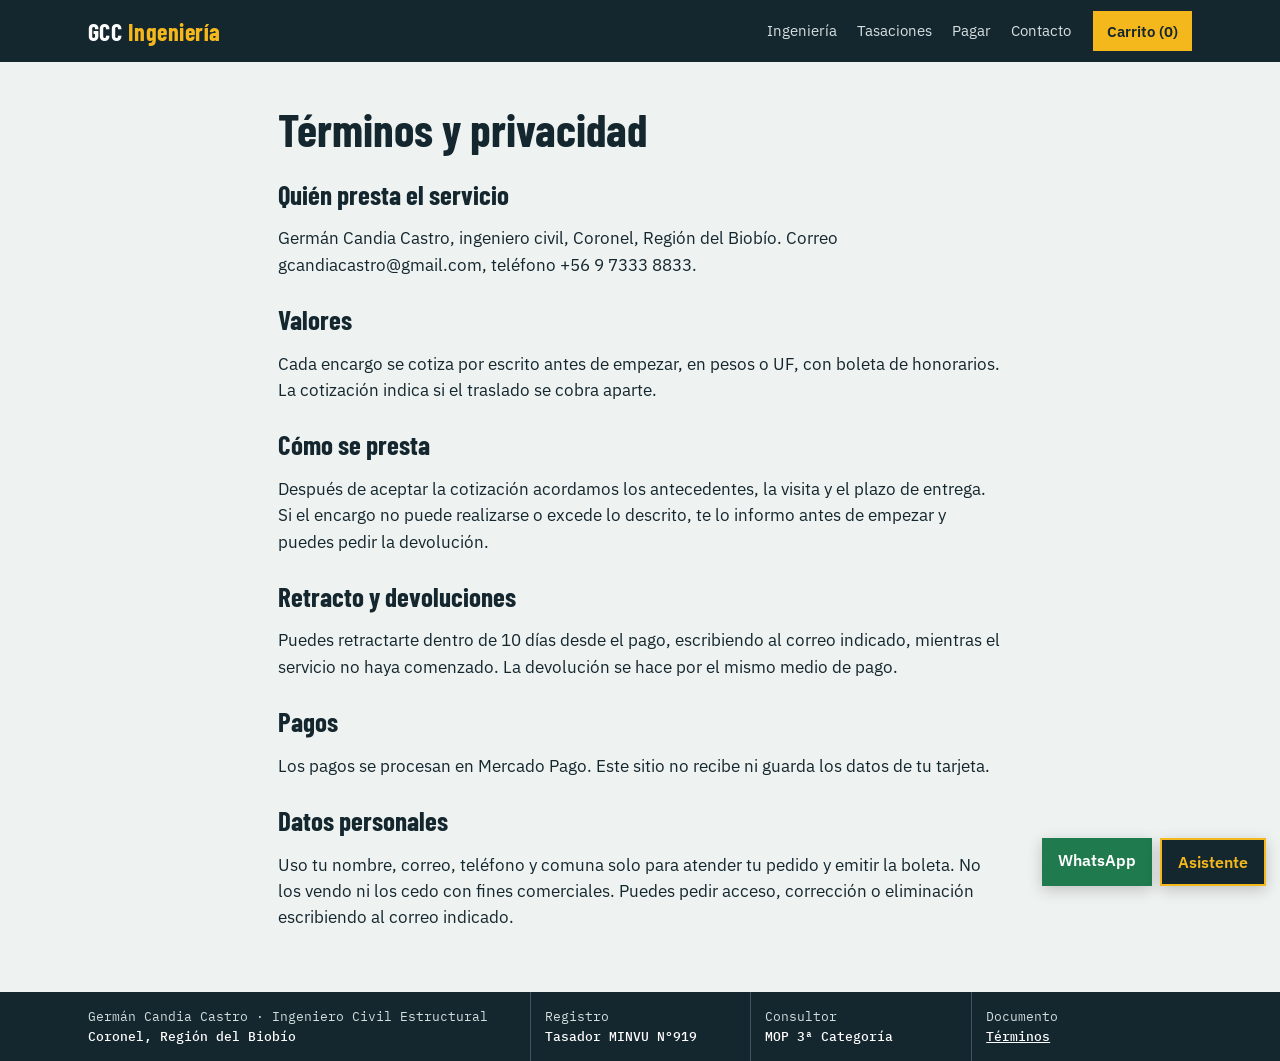
<file: terminos.html>
<!DOCTYPE html><html lang="es"><head><meta charset="UTF-8"><meta name="viewport" content="width=device-width,initial-scale=1,viewport-fit=cover"><link rel="icon" href="img/favicon.svg" type="image/svg+xml"><link rel="preconnect" href="https://fonts.gstatic.com" crossorigin><link rel="stylesheet" href="https://fonts.googleapis.com/css2?family=Barlow+Condensed:wght@600;700&family=IBM+Plex+Mono:wght@400;500;600&family=IBM+Plex+Sans:wght@400;500;600&display=swap"><link rel="stylesheet" href="estilos.css?v=6"><title>Términos y privacidad | GCC Ingeniería</title></head><body><header class="barra"><div class="envase"><a class="marca" href="index.html">GCC <b>Ingeniería</b></a><nav aria-label="Principal"><a href="ingenieria.html">Ingeniería</a><a href="tasaciones.html">Tasaciones</a><a href="index.html#pagar">Pagar</a><a href="index.html#contacto">Contacto</a></nav><button class="carro-btn" id="abrir" type="button">Carrito (<span id="n">0</span>)</button></div></header>
<main class="envase doc"><h1>Términos y privacidad</h1>
<h2>Quién presta el servicio</h2><p>Germán Candia Castro, ingeniero civil, Coronel, Región del Biobío. Correo gcandiacastro@gmail.com, teléfono +56 9 7333 8833.</p>
<h2>Valores</h2><p>Cada encargo se cotiza por escrito antes de empezar, en pesos o UF, con boleta de honorarios. La cotización indica si el traslado se cobra aparte.</p>
<h2>Cómo se presta</h2><p>Después de aceptar la cotización acordamos los antecedentes, la visita y el plazo de entrega. Si el encargo no puede realizarse o excede lo descrito, te lo informo antes de empezar y puedes pedir la devolución.</p>
<h2>Retracto y devoluciones</h2><p>Puedes retractarte dentro de 10 días desde el pago, escribiendo al correo indicado, mientras el servicio no haya comenzado. La devolución se hace por el mismo medio de pago.</p>
<h2>Pagos</h2><p>Los pagos se procesan en Mercado Pago. Este sitio no recibe ni guarda los datos de tu tarjeta.</p>
<h2>Datos personales</h2><p>Uso tu nombre, correo, teléfono y comuna solo para atender tu pedido y emitir la boleta. No los vendo ni los cedo con fines comerciales. Puedes pedir acceso, corrección o eliminación escribiendo al correo indicado.</p></main><footer class="cajetin"><div class="envase"><div>Germán Candia Castro · Ingeniero Civil Estructural<b>Coronel, Región del Biobío</b></div><div>Registro<b>Tasador MINVU N°919</b></div><div>Consultor<b>MOP 3ª Categoría</b></div><div>Documento<b><a href="terminos.html">Términos</a></b></div></div></footer><script src="config.js?v=6"></script><script src="catalogo.js?v=6"></script><script src="dibujos.js?v=6"></script><script src="tienda.js?v=6"></script><script src="bot.js?v=6"></script></body></html>
</file>
<file: estilos.css>
/* Concepto: lámina de cálculo. Retícula de ejes, cotas y cajetín de plano. */
:root{--tinta:#14262e;--tinta2:#21404c;--papel:#eef2f0;--blanco:#fbfcfb;--linea:#c3d0cc;--gris:#526770;--senal:#f4b81c;--azul:#1d5f92;--ok:#1f7a4d;
[hidden]{display:none!important}
--disp:"Barlow Condensed","Arial Narrow",sans-serif;--cuerpo:"IBM Plex Sans",system-ui,sans-serif;--mono:"IBM Plex Mono",ui-monospace,monospace}
*{box-sizing:border-box}html{scroll-behavior:smooth;scroll-padding-top:76px}
body{margin:0;background:var(--papel);color:var(--tinta);font:400 17px/1.55 var(--cuerpo)}
h1,h2,h3{font-family:var(--disp);line-height:1.02;margin:0;text-wrap:balance}
a{color:inherit}.envase{max-width:1140px;margin:0 auto;padding-left:max(18px,env(safe-area-inset-left,0px));padding-right:max(18px,env(safe-area-inset-right,0px))}
.rot{font:500 12.5px/1.3 var(--mono);letter-spacing:.06em;text-transform:uppercase;color:var(--gris)}
:focus-visible{outline:3px solid var(--azul);outline-offset:2px}
.btn{display:inline-flex;align-items:center;justify-content:center;gap:8px;min-height:46px;padding:10px 20px;border:2px solid var(--tinta);background:var(--tinta);color:var(--blanco);font:600 16px var(--cuerpo);text-decoration:none;cursor:pointer}
.btn:hover{background:var(--tinta2)}.btn.sec{background:transparent;color:var(--tinta)}.btn.sec:hover{background:var(--blanco)}.btn.sen{background:var(--senal);border-color:var(--senal);color:var(--tinta)}.btn.sen:hover{filter:brightness(1.07)}
.btn.bco{background:transparent;color:var(--blanco);border-color:#7f9aa3}.btn.bco:hover{background:var(--tinta2)}
.barra{position:sticky;top:env(safe-area-inset-top,0px);z-index:20;background:var(--tinta);color:var(--blanco)}
.barra .envase{display:flex;align-items:center;gap:22px;min-height:62px}
.marca{font:700 24px var(--disp);letter-spacing:.02em;text-decoration:none;margin-right:auto}.marca b{color:var(--senal)}
.barra nav{display:flex;gap:20px}.barra nav a{text-decoration:none;font-size:15px;color:#d6e0e0}.barra nav a:hover{color:#fff}
.carro-btn{background:var(--senal);color:var(--tinta);border:0;min-height:40px;padding:6px 14px;font:600 15px var(--cuerpo);cursor:pointer}
.heroe{background:var(--tinta);color:var(--blanco);position:relative;overflow:hidden}
.heroe:before{content:"";position:absolute;inset:0;background-image:linear-gradient(#2a4753 1px,transparent 1px),linear-gradient(90deg,#2a4753 1px,transparent 1px);background-size:96px 96px;opacity:.55}
.heroe .envase{position:relative;display:grid;grid-template-columns:minmax(0,1.5fr) minmax(0,1fr);gap:48px;padding-block:68px 60px;align-items:end}
.heroe .rot{color:var(--senal)}.heroe h1{font-size:clamp(46px,8vw,86px);font-weight:700;margin:14px 0 18px}
.heroe p{max-width:58ch;color:#d3dedd;margin:0 0 26px}.acciones{display:flex;flex-wrap:wrap;gap:12px}
.ficha{background:var(--blanco);color:var(--tinta);border:2px solid var(--senal);font-family:var(--mono);font-size:13.5px}
.ficha div{display:flex;justify-content:space-between;gap:14px;padding:11px 14px;border-bottom:1px solid var(--linea)}.ficha div:last-child{border:0}.ficha span:first-child{color:var(--gris)}.ficha span:last-child{text-align:right;font-weight:500}
section{padding-block:64px}.tit{display:grid;gap:8px;margin-bottom:30px;max-width:720px}.tit h2{font-size:clamp(34px,5vw,50px);font-weight:700}.tit p{margin:0;color:var(--gris)}
.pack{display:grid;grid-template-columns:repeat(3,minmax(0,1fr));gap:18px}
.prod{background:var(--blanco);border:1px solid var(--linea);padding:22px;display:flex;flex-direction:column;gap:12px;min-width:0}
.prod h3{font-size:27px;font-weight:600}.prod p{margin:0;font-size:15.5px;color:var(--gris)}.prod ul{margin:0;padding:0;list-style:none;font-size:14.5px;display:grid;gap:5px}.prod li:before{content:"+ ";font-family:var(--mono);color:var(--azul)}
.precio{font:600 26px var(--mono);font-variant-numeric:tabular-nums;margin-top:auto}.precio small{display:block;font:400 12.5px var(--mono);color:var(--gris)}
.lista{background:var(--blanco);border:1px solid var(--linea);margin-top:30px}
.fila{display:grid;grid-template-columns:110px minmax(0,1fr) 120px 130px;gap:16px;align-items:center;padding:15px 18px;border-bottom:1px solid var(--linea)}.fila:last-child{border:0}
.fila h3{font-size:22px;font-weight:600}.fila p{margin:2px 0 0;font-size:14.5px;color:var(--gris)}.fila .desde{font:500 14px var(--mono)}.fila a{font-size:15px;font-weight:600;color:var(--azul)}
.pagar{background:var(--tinta);color:var(--blanco)}.pagar .envase{display:grid;grid-template-columns:minmax(0,1fr) minmax(0,420px);gap:40px;align-items:center}.pagar .rot{color:var(--senal)}.pagar h2{font-size:clamp(32px,4.5vw,46px);margin:8px 0 10px}.pagar p{color:#d3dedd;margin:0}
form{display:grid;gap:12px}label{display:grid;gap:5px;font-size:14px;font-weight:500}input,textarea,select{width:100%;min-height:44px;padding:9px 11px;border:1px solid #8ea2a6;border-radius:0;background:#fff;color:var(--tinta);font:16px var(--cuerpo)}
.pasos{display:grid;grid-template-columns:repeat(4,minmax(0,1fr));gap:0;border-top:2px solid var(--tinta)}.pasos div{padding:16px 18px 4px 0}.pasos b{display:block;font:500 13px var(--mono);color:var(--azul)}.pasos h3{font-size:23px;font-weight:600;margin:4px 0}.pasos p{margin:0;font-size:15px;color:var(--gris)}
.yo{display:grid;grid-template-columns:minmax(0,1.3fr) minmax(0,1fr);gap:40px}.yo p{margin:0 0 14px;max-width:62ch}.cred{margin:0;padding:0;list-style:none;font-size:15px}.cred li{padding:10px 0;border-bottom:1px solid var(--linea)}
.contacto{background:var(--blanco);border-top:1px solid var(--linea)}.contacto .envase{display:grid;grid-template-columns:minmax(0,1fr) minmax(0,1.1fr);gap:44px}.datos{display:grid;gap:12px;margin-top:18px;font-size:16px}.datos a{font-weight:600}
.cajetin{background:var(--tinta);color:#d3dedd;font:13px var(--mono);padding-block:0}.cajetin .envase{display:grid;grid-template-columns:2fr 1fr 1fr 1fr}.cajetin .envase>div{padding:16px 14px;border-left:1px solid #3a5763;min-width:0}.cajetin .envase>div:first-child{border-left:0;padding-left:0}.cajetin b{display:block;color:#fff;font-weight:500;margin-top:3px}
.flota{position:fixed;right:calc(16px + env(safe-area-inset-right,0px));bottom:calc(16px + env(safe-area-inset-bottom,0px));z-index:15;background:var(--ok);color:#fff;padding:12px 16px;font-weight:600;text-decoration:none;box-shadow:0 4px 14px #0003}
.velo{position:fixed;inset:0;background:#0b1a2099;z-index:30}
.cajon{position:fixed;top:0;right:0;bottom:0;width:min(440px,100%);z-index:31;background:var(--blanco);display:flex;flex-direction:column;padding:calc(16px + env(safe-area-inset-top,0px)) calc(18px + env(safe-area-inset-right,0px)) calc(16px + env(safe-area-inset-bottom,0px)) 18px;overflow-y:auto;gap:14px}
.cajon header{display:flex;justify-content:space-between;align-items:center}.cajon h2{font-size:32px}.x{background:none;border:0;font-size:15px;text-decoration:underline;cursor:pointer;color:var(--azul);padding:8px}
.item{display:grid;grid-template-columns:minmax(0,1fr) auto;gap:4px 12px;padding:11px 0;border-bottom:1px solid var(--linea);font-size:15px}.item strong{font-weight:600}.item span{font-family:var(--mono);font-variant-numeric:tabular-nums}
.cant{display:flex;align-items:center;gap:8px}.cant button{width:34px;height:34px;border:1px solid var(--linea);background:#fff;cursor:pointer;font-size:16px;color:var(--tinta)}
.total{display:flex;justify-content:space-between;font:600 21px var(--mono);padding-top:6px}.nota{font-size:13.5px;color:var(--gris);margin:0}.err{color:#a3261b;font-size:14.5px;margin:0}
.doc{max-width:760px;padding-block:44px}.doc h1{font-size:46px;margin-bottom:14px}.doc h2{font-size:27px;margin:28px 0 6px}
@media(max-width:860px){.heroe .envase,.pagar .envase,.yo,.contacto .envase{grid-template-columns:minmax(0,1fr);gap:28px}.pack{grid-template-columns:minmax(0,1fr)}.pasos{grid-template-columns:repeat(2,minmax(0,1fr))}.barra nav{display:none}.fila{grid-template-columns:minmax(0,1fr) auto}.fila .rot{grid-column:1/-1}.fila>div{grid-column:1/-1}.cajetin .envase{grid-template-columns:1fr 1fr}.cajetin .envase>div:first-child{grid-column:1/-1}.heroe .envase{padding-block:44px}section{padding-block:46px}}
@media(prefers-reduced-motion:reduce){html{scroll-behavior:auto}}
.contacto .tit{align-content:start}
/* Versión 2: hojas, bot y dibujos */
.btn.wa{background:var(--ok);border-color:var(--ok);color:#fff}.btn.wa:hover{filter:brightness(1.1)}
.btn:disabled{opacity:.5;cursor:not-allowed}
.dib{width:100%;height:auto;fill:none;stroke:currentColor;stroke-width:2;stroke-linecap:round;stroke-linejoin:round}.dib .ac{stroke:var(--acc,var(--azul))}.dib .tx{fill:var(--acc,var(--azul));stroke:none;font:600 15px var(--mono)}
.puertas{display:grid;grid-template-columns:repeat(2,minmax(0,1fr))}
.puerta{display:flex;flex-direction:column;gap:14px;min-height:560px;padding:40px max(18px,calc((100vw - 1140px)/2 + 18px));text-decoration:none;position:relative;overflow:hidden}
.puerta.a{background:var(--azul);color:#fff;--acc:var(--senal);padding-right:36px}.puerta.b{background:var(--senal);color:var(--tinta);--acc:var(--azul);padding-left:36px}
.puerta h2{font-size:clamp(44px,6vw,76px);font-weight:700}.puerta p{margin:0;max-width:40ch;font-size:18px}.puerta .rot{color:inherit;opacity:.85}
.puerta svg{margin-top:auto;max-height:290px;transition:transform .35s}.puerta:hover svg{transform:translateY(-8px)}.puerta .ir{font-weight:600;font-size:18px;text-decoration:underline;text-underline-offset:4px}
.pres{background:var(--tinta);color:#fff}.pres .envase{padding-block:30px;display:grid;grid-template-columns:minmax(0,1.5fr) minmax(0,1fr) minmax(0,1fr) minmax(0,1fr);gap:20px;align-items:center}.pres h1{font-size:clamp(30px,3.6vw,42px);font-weight:700}.dato b{display:block;font:700 34px var(--disp);color:var(--senal)}.dato span{font-size:14px;color:#d3dedd}
.portada{--acc:var(--senal)}.portada.ing{background:var(--azul);color:#fff}.portada.tas{background:var(--senal);color:var(--tinta);--acc:var(--azul)}
.portada .envase{display:grid;grid-template-columns:minmax(0,1fr) minmax(0,1.1fr);gap:40px;align-items:center;padding-block:48px}.portada h1{font-size:clamp(46px,7vw,84px);font-weight:700;margin:10px 0 16px}.portada p{margin:0 0 22px;font-size:19px;max-width:46ch}.portada .rot{color:inherit;opacity:.85}
.tira{display:grid;grid-template-columns:repeat(3,minmax(0,1fr));gap:18px}
.serv{background:var(--blanco);border:1px solid var(--linea);padding:20px;display:flex;flex-direction:column;gap:9px;min-width:0;transition:transform .2s,box-shadow .2s}.serv:hover{transform:translateY(-3px);box-shadow:0 8px 20px #14262e22}.serv .dib{background:var(--papel);padding:12px;margin-bottom:4px}.serv h3{font-size:27px;font-weight:600}.serv p{margin:0;font-size:15.5px;color:var(--gris)}.serv .btn{margin-top:auto}
.usos{display:flex;flex-wrap:wrap;gap:10px}.usos span{background:var(--tinta);color:#fff;padding:9px 15px;font-weight:500}
.banda{background:var(--tinta);color:#fff}.banda .envase{display:flex;flex-wrap:wrap;gap:20px;justify-content:space-between;align-items:center}.banda h2{font-size:clamp(30px,4vw,44px)}
.pasos svg{width:58px;height:58px;display:block;margin-bottom:8px;fill:none;stroke:var(--azul);stroke-width:2.2;stroke-linecap:round;stroke-linejoin:round}
.chk{display:flex!important;gap:9px;align-items:flex-start;font-weight:400}.chk input{width:20px;min-height:20px;margin-top:2px}
.item{grid-template-columns:minmax(0,1fr) auto}.item .x{grid-column:2;padding:0}
.flotas{position:fixed;right:calc(14px + env(safe-area-inset-right,0px));bottom:calc(14px + env(safe-area-inset-bottom,0px));z-index:15;display:flex;gap:8px}
.flotas .flota{position:static;border:0;font:600 15.5px var(--cuerpo);cursor:pointer}.flota.wa{background:var(--ok);color:#fff}.flota.as{background:var(--tinta);color:var(--senal);border:2px solid var(--senal)}
.bot{position:fixed;right:calc(14px + env(safe-area-inset-right,0px));bottom:calc(14px + env(safe-area-inset-bottom,0px));z-index:25;width:min(370px,calc(100vw - 28px));height:min(540px,calc(100dvh - 90px));background:var(--blanco);border:2px solid var(--tinta);display:flex;flex-direction:column;box-shadow:0 12px 34px #0005}
.bot header{background:var(--tinta);color:#fff;display:flex;justify-content:space-between;align-items:center;padding:9px 12px}.bot header b{display:block;font:600 21px var(--disp)}.bot header small{font-size:12px;color:#d3dedd}.bot .x{color:#fff}
.log{flex:1;overflow-y:auto;padding:12px;display:flex;flex-direction:column;gap:8px;min-height:0}.m{max-width:88%;padding:8px 11px;font-size:15px;white-space:pre-line;overflow-wrap:anywhere}.m.b{background:var(--papel)}.m.u{background:var(--azul);color:#fff;align-self:flex-end}.m.r{background:#dff3e6;border-left:4px solid var(--ok);max-width:100%}
.ops{display:flex;flex-wrap:wrap;gap:6px;padding:0 12px 12px}.op{background:#fff;border:1.5px solid var(--azul);color:var(--azul);padding:8px 11px;font:500 14.5px var(--cuerpo);cursor:pointer}.op:hover{background:var(--azul);color:#fff}.op.sec{border-color:var(--linea);color:var(--gris)}
#botF{display:flex;gap:6px;padding:0 12px 12px}#botF[hidden]{display:none}#botF input{flex:1;min-width:0}
@media(max-width:860px){.puertas,.portada .envase,.pres .envase{grid-template-columns:minmax(0,1fr)}.pres .envase{grid-template-columns:1fr 1fr 1fr}.pres h1{grid-column:1/-1}.puerta{min-height:0;padding:30px 18px!important}.puerta svg{max-height:200px}.tira{grid-template-columns:minmax(0,1fr)}.barra nav{display:flex;gap:12px;order:3;width:100%;padding-bottom:8px;overflow-x:auto}.barra .envase{flex-wrap:wrap;gap:6px 14px;padding-top:8px}.portada .envase{gap:18px;padding-block:32px}}
@media(prefers-reduced-motion:reduce){.serv,.puerta svg{transition:none}}
section.bot{padding:0}.op.sec:hover{background:var(--papel);color:var(--tinta)}
.btn.hecho{background:var(--tinta);color:#fff}
.faq{display:grid;gap:8px;max-width:820px}.faq details{background:var(--blanco);border:1px solid var(--linea);padding:13px 16px}.faq summary{font-weight:600;cursor:pointer}.faq p{margin:8px 0 0;color:var(--gris)}
.nota a,.chk a{color:var(--azul)}
.barra nav a:focus-visible,.marca:focus-visible{outline-color:var(--senal)}
@media(max-width:860px){.dato b{font-size:27px;white-space:nowrap}.dato span{font-size:13px}.pres .envase{gap:12px}}
.servicio{background:var(--blanco)}.promesas{display:grid;grid-template-columns:repeat(3,minmax(0,1fr));gap:0;border-top:4px solid var(--senal);margin-bottom:24px}.promesas div{padding:18px 20px 6px 0}.promesas h3{font-size:28px;font-weight:600;margin-bottom:4px}.promesas p{margin:0;color:var(--gris)}
.btn.fb{background:#1877f2;border-color:#1877f2;color:#fff}.btn.fb:hover{filter:brightness(1.08)}
@media(max-width:860px){.promesas{grid-template-columns:minmax(0,1fr)}}
</file>
